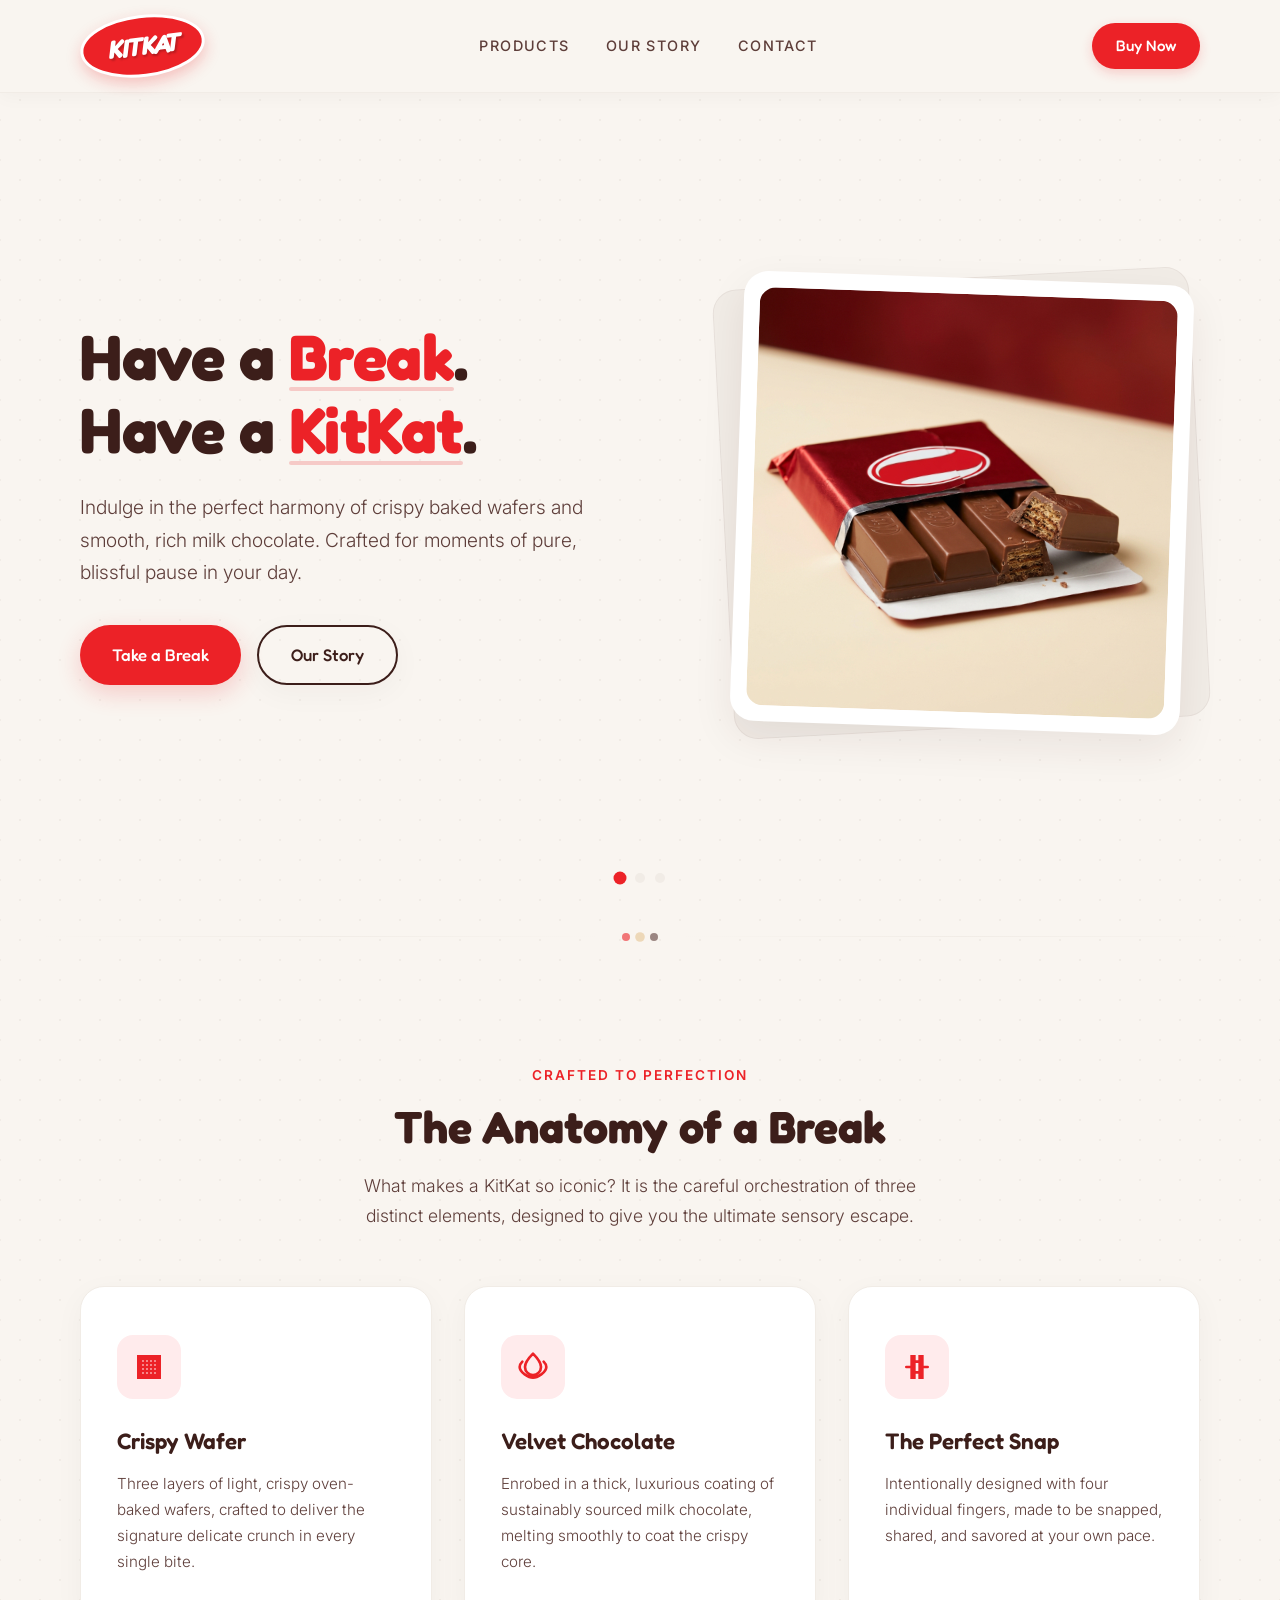
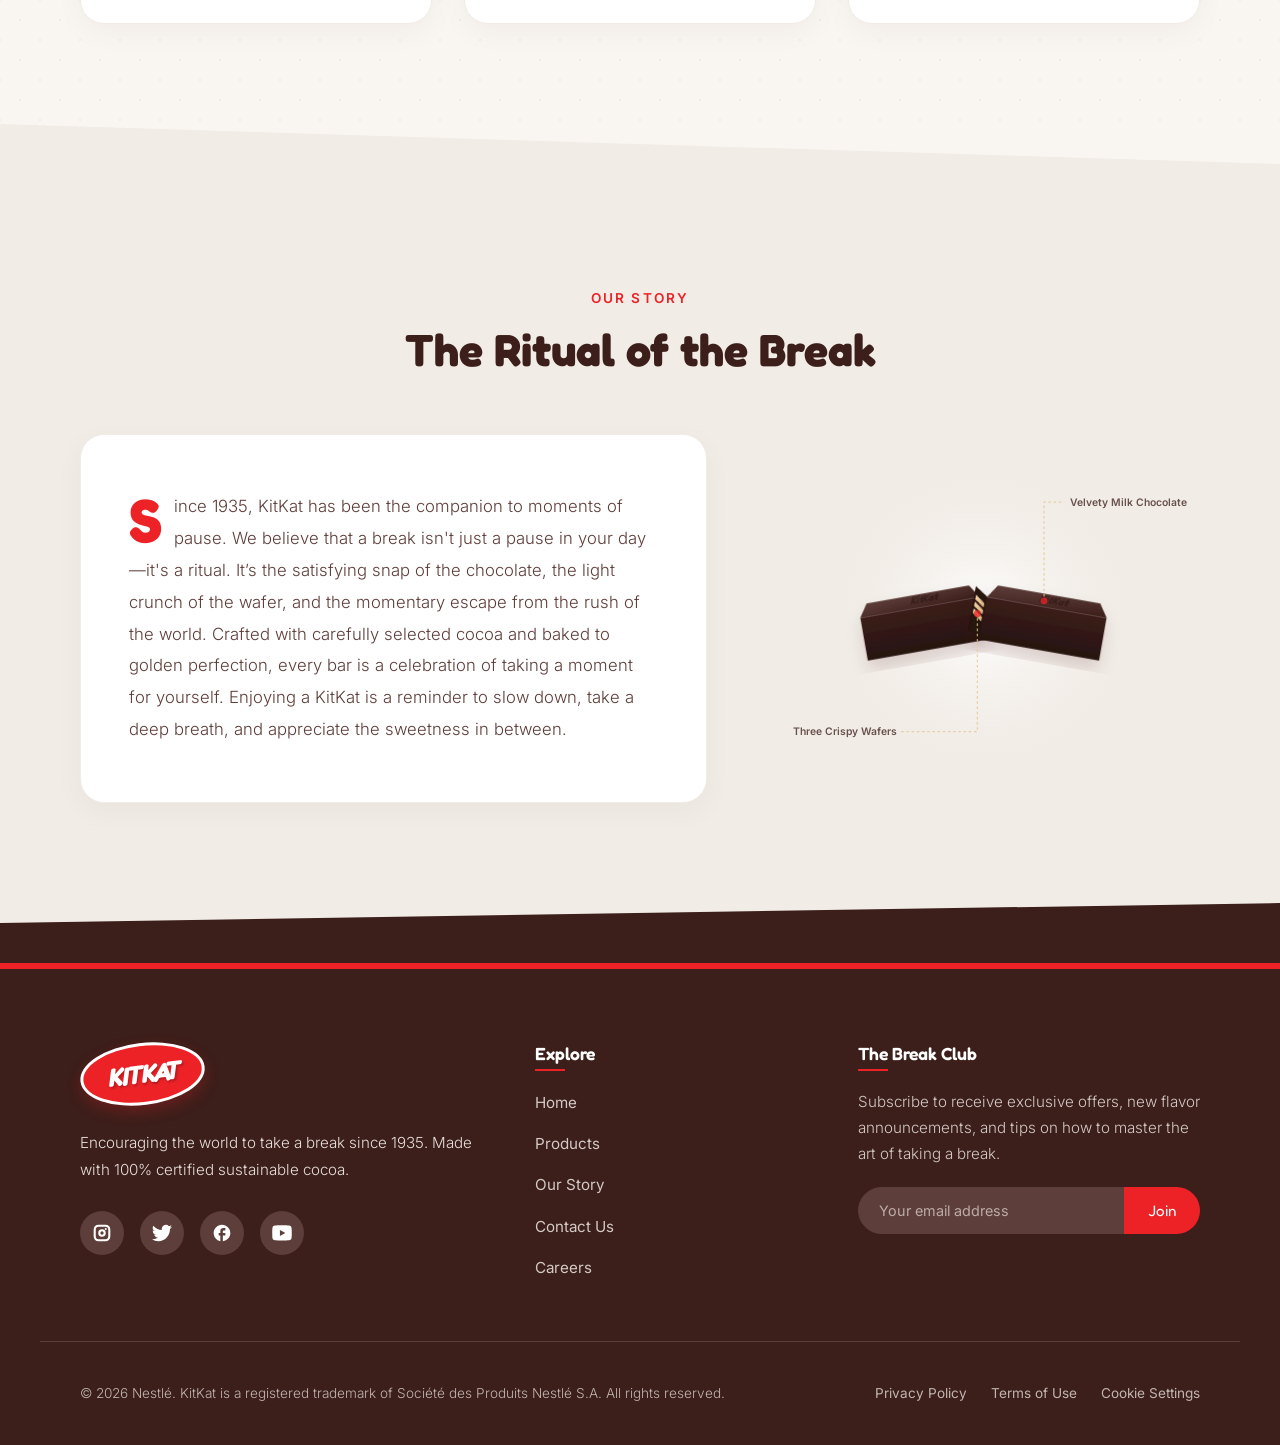
<file: web/kitkat-landing/index.html>
<!DOCTYPE html>
<html lang="en">
<head>
  <meta charset="UTF-8">
  <meta name="viewport" content="width=device-width, initial-scale=1.0">
  <meta name="description" content="Indulge in the perfect break. Discover the crisp wafers and smooth milk chocolate of KitKat. Have a break, have a KitKat.">
  <title>Have a Break, Have a KitKat | Premium Crispy Chocolate Wafers</title>
  <style>
    
    @import url('https://fonts.googleapis.com/css2?family=Fredoka:wght@400;500;600;700&family=Inter:wght@300;400;500;600;700&display=swap');

    
    :root {
      
      --color-red-primary: #EC2227;      
      --color-red-dark: #C1171C;         
      --color-cream-bg: #F9F5F0;         
      --color-cream-card: #FFFFFF;       
      --color-cream-alt: #F1ECE6;        
      --color-brown-dark: #3C1E1A;       
      --color-brown-medium: #5E3E3A;     
      --color-wafer-gold: #E6C594;       
      
      
      --font-heading: 'Fredoka', sans-serif;
      --font-body: 'Inter', sans-serif;
      
      
      --max-width: 1200px;
      --border-radius-sm: 8px;
      --border-radius-md: 16px;
      --border-radius-lg: 24px;
      --border-radius-full: 9999px;
      
      
      --transition-smooth: all 0.5s cubic-bezier(0.16, 1, 0.3, 1);
      --transition-quick: all 0.2s ease;
      
      --shadow-subtle: 0 8px 30px rgba(60, 30, 26, 0.04);
      --shadow-medium: 0 16px 40px rgba(60, 30, 26, 0.08);
      --shadow-bold: 0 24px 50px rgba(236, 34, 39, 0.15);
    }

    
    * {
      margin: 0;
      padding: 0;
      box-sizing: border-box;
    }

    html {
      scroll-behavior: smooth;
      font-size: 16px;
    }

    body {
      font-family: var(--font-body);
      background-color: var(--color-cream-bg);
      color: var(--color-brown-dark);
      line-height: 1.7;
      -webkit-font-smoothing: antialiased;
      -moz-osx-font-smoothing: grayscale;
      overflow-x: hidden;
      
      background-image: 
        radial-gradient(var(--color-cream-alt) 1px, transparent 1px),
        radial-gradient(var(--color-cream-alt) 1px, transparent 1px);
      background-size: 40px 40px;
      background-position: 0 0, 20px 20px;
    }

    
    ::selection {
      background-color: var(--color-red-primary);
      color: #FFFFFF;
    }

    
    ::-webkit-scrollbar {
      width: 10px;
    }
    ::-webkit-scrollbar-track {
      background: var(--color-cream-bg);
    }
    ::-webkit-scrollbar-thumb {
      background: var(--color-brown-medium);
      border: 2px solid var(--color-cream-bg);
      border-radius: var(--border-radius-full);
    }
    ::-webkit-scrollbar-thumb:hover {
      background: var(--color-red-primary);
    }

    
    h1, h2, h3, h4 {
      font-family: var(--font-heading);
      color: var(--color-brown-dark);
      font-weight: 600;
      line-height: 1.25;
    }

    p {
      font-size: 1.05rem;
      font-weight: 300;
      color: var(--color-brown-medium);
    }

    
    .btn {
      display: inline-flex;
      align-items: center;
      justify-content: center;
      padding: 14px 32px;
      font-family: var(--font-heading);
      font-size: 1.05rem;
      font-weight: 500;
      text-decoration: none;
      border-radius: var(--border-radius-full);
      border: none;
      cursor: pointer;
      transition: var(--transition-smooth);
      box-shadow: var(--shadow-subtle);
    }

    .btn-primary {
      background-color: var(--color-red-primary);
      color: #FFFFFF;
      box-shadow: 0 8px 24px rgba(236, 34, 39, 0.2);
    }

    .btn-primary:hover {
      background-color: var(--color-red-dark);
      transform: translateY(-4px) scale(1.03);
      box-shadow: 0 12px 30px rgba(236, 34, 39, 0.35);
    }

    .btn-primary:active {
      transform: translateY(-1px);
    }

    .btn-secondary {
      background-color: transparent;
      color: var(--color-brown-dark);
      border: 2px solid var(--color-brown-dark);
    }

    .btn-secondary:hover {
      background-color: var(--color-brown-dark);
      color: var(--color-cream-bg);
      transform: translateY(-4px) scale(1.03);
      box-shadow: var(--shadow-medium);
    }

    .btn-secondary:active {
      transform: translateY(-1px);
    }

    
    .header-nav {
      position: sticky;
      top: 0;
      z-index: 1000;
      background: rgba(249, 245, 240, 0.95);
      backdrop-filter: blur(16px);
      -webkit-backdrop-filter: blur(16px);
      border-bottom: 1px solid var(--color-cream-alt);
      padding: 15px 0;
      box-shadow: 0 2px 20px rgba(60, 30, 26, 0.04);
      transition: var(--transition-quick);
    }

    .nav-container {
      max-width: var(--max-width);
      margin: 0 auto;
      padding: 0 40px;
      display: flex;
      align-items: center;
      justify-content: space-between;
    }

    
    .logo-link {
      text-decoration: none;
    }

    .kitkat-logo {
      background-color: var(--color-red-primary);
      border: 3px solid #FFFFFF;
      border-radius: 50% / 50%;
      padding: 6px 24px;
      display: inline-flex;
      align-items: center;
      justify-content: center;
      transform: rotate(-7deg);
      box-shadow: 0 6px 15px rgba(236, 34, 39, 0.25);
      transition: var(--transition-smooth);
    }

    .kitkat-logo:hover {
      transform: rotate(-3deg) scale(1.08);
      box-shadow: 0 8px 20px rgba(236, 34, 39, 0.35);
    }

    .kitkat-logo span {
      font-family: var(--font-heading);
      font-size: 1.6rem;
      font-weight: 700;
      color: #FFFFFF;
      text-transform: uppercase;
      font-style: italic;
      letter-spacing: -1.5px;
      text-shadow: 1px 2px 2px rgba(0, 0, 0, 0.2);
    }

    
    .nav-menu {
      display: flex;
      list-style: none;
      gap: 36px;
      align-items: center;
    }

    .nav-item a {
      font-family: var(--font-body);
      font-size: 0.9rem;
      font-weight: 500;
      letter-spacing: 0.1em;
      text-transform: uppercase;
      color: var(--color-brown-medium);
      text-decoration: none;
      position: relative;
      padding: 6px 0;
      transition: var(--transition-quick);
    }

    
    .nav-item a::after {
      content: '';
      position: absolute;
      bottom: 0;
      left: 50%;
      transform: translateX(-50%);
      width: 0;
      height: 2px;
      background-color: var(--color-red-primary);
      transition: var(--transition-smooth);
    }

    .nav-item a:hover {
      color: var(--color-red-primary);
    }

    .nav-item a:hover::after {
      width: 100%;
    }

    .nav-cta-desktop {
      font-family: var(--font-heading);
      font-size: 0.95rem;
      font-weight: 500;
      background-color: var(--color-red-primary);
      color: #FFFFFF;
      padding: 10px 24px;
      border-radius: var(--border-radius-full);
      text-decoration: none;
      box-shadow: 0 4px 12px rgba(236, 34, 39, 0.2);
      transition: var(--transition-smooth);
      display: inline-block;
    }

    .nav-cta-desktop:hover {
      background-color: var(--color-red-dark);
      box-shadow: 0 6px 16px rgba(236, 34, 39, 0.3);
      transform: translateY(-2px) scale(1.05);
    }

    
    .nav-toggle {
      display: none;
    }

    .nav-toggle-label {
      display: none;
      cursor: pointer;
    }

    .nav-mobile-only {
      display: none;
    }

    
    .hero {
      min-height: calc(100vh - 80px);
      display: flex;
      align-items: center;
      position: relative;
      padding: 100px 0;
    }

    .hero-container {
      max-width: var(--max-width);
      margin: 0 auto;
      padding: 0 40px;
      display: flex;
      align-items: center;
      gap: 60px;
      width: 100%;
    }

    .hero-content {
      flex: 1.1;
      display: flex;
      flex-direction: column;
      align-items: flex-start;
    }

    .hero-title {
      font-size: clamp(2.8rem, 5vw, 4.2rem);
      color: var(--color-brown-dark);
      line-height: 1.15;
      margin-bottom: 24px;
      font-weight: 700;
      letter-spacing: -0.5px;
    }

    .hero-title span.accent-red {
      color: var(--color-red-primary);
      position: relative;
      display: inline-block;
    }

    
    .hero-title span.accent-red::after {
      content: '';
      position: absolute;
      bottom: 2px;
      left: 0;
      width: 100%;
      height: 4px;
      background-color: rgba(236, 34, 39, 0.2);
      border-radius: var(--border-radius-full);
    }

    .hero-subtitle {
      font-size: 1.2rem;
      font-weight: 300;
      color: var(--color-brown-medium);
      margin-bottom: 36px;
      max-width: 520px;
    }

    .hero-actions {
      display: flex;
      gap: 16px;
      flex-wrap: wrap;
    }

    
    .hero-image-wrapper {
      flex: 0.9;
      position: relative;
      display: flex;
      justify-content: center;
      align-items: center;
    }

    
    .hero-image-backdrop {
      position: absolute;
      width: 100%;
      height: 100%;
      background-color: var(--color-cream-alt);
      border-radius: var(--border-radius-lg);
      transform: rotate(-3deg);
      z-index: -1;
      border: 1px solid rgba(60, 30, 26, 0.05);
    }

    .hero-image-frame {
      background-color: #FFFFFF;
      padding: 16px;
      border-radius: var(--border-radius-lg);
      box-shadow: var(--shadow-medium);
      transform: rotate(2deg);
      transition: var(--transition-smooth);
      width: 100%;
      max-width: 450px;
    }

    .hero-image-frame:hover {
      transform: rotate(0deg) scale(1.03);
      box-shadow: var(--shadow-bold);
    }

    .hero-img {
      width: 100%;
      height: auto;
      max-width: 100%;
      border-radius: calc(var(--border-radius-lg) - 8px);
      display: block;
      object-fit: cover;
      aspect-ratio: 1 / 1;
    }

    
    .scroll-dots {
      position: absolute;
      bottom: 30px;
      left: 50%;
      transform: translateX(-50%);
      display: flex;
      gap: 10px;
    }

    .scroll-dot {
      width: 10px;
      height: 10px;
      background-color: var(--color-cream-alt);
      border-radius: 50%;
      transition: var(--transition-smooth);
    }

    .scroll-dot.active {
      background-color: var(--color-red-primary);
      transform: scale(1.3);
    }

    
    .flourish-divider {
      display: flex;
      align-items: center;
      justify-content: center;
      gap: 24px;
      padding: 20px 0;
      max-width: var(--max-width);
      margin: 0 auto;
    }

    .flourish-line {
      flex: 1;
      height: 1px;
      background: linear-gradient(90deg, transparent, var(--color-cream-alt) 50%, transparent);
    }

    .flourish-icon {
      display: flex;
      gap: 6px;
      opacity: 0.6;
    }

    .flourish-dot {
      width: 8px;
      height: 8px;
      background-color: var(--color-red-primary);
      border-radius: 50%;
    }

    .flourish-dot:nth-child(2) {
      background-color: var(--color-wafer-gold);
      transform: scale(1.2);
    }

    .flourish-dot:nth-child(3) {
      background-color: var(--color-brown-medium);
    }

    
    .section {
      padding: 100px 0;
      max-width: var(--max-width);
      margin: 0 auto;
    }

    .section-header {
      text-align: center;
      margin-bottom: 56px;
      padding: 0 40px;
    }

    .section-tag {
      font-family: var(--font-body);
      font-size: 0.85rem;
      font-weight: 600;
      letter-spacing: 0.15em;
      text-transform: uppercase;
      color: var(--color-red-primary);
      margin-bottom: 12px;
      display: inline-block;
    }

    .section-title {
      font-size: clamp(2rem, 4vw, 2.8rem);
      color: var(--color-brown-dark);
      margin-bottom: 16px;
      font-weight: 700;
    }

    .section-desc {
      font-size: 1.1rem;
      max-width: 600px;
      margin: 0 auto;
      font-weight: 300;
    }

    
    .features-container {
      padding: 0 40px;
    }

    .features-flex {
      display: flex;
      flex-wrap: wrap;
      gap: 32px;
      justify-content: center;
      align-items: stretch; 
    }

    .feature-card {
      flex: 1 1 300px;
      max-width: 360px;
      background-color: var(--color-cream-card);
      border: 1px solid var(--color-cream-alt);
      border-radius: var(--border-radius-lg);
      padding: 48px 36px;
      box-shadow: var(--shadow-subtle);
      transition: var(--transition-smooth);
      display: flex;
      flex-direction: column;
      align-items: flex-start;
      position: relative;
      overflow: hidden;
    }

    
    .feature-card:hover {
      transform: translateY(-10px);
      border-color: rgba(236, 34, 39, 0.15);
      box-shadow: var(--shadow-medium);
    }

    
    .feature-card::after {
      content: '';
      position: absolute;
      top: 0;
      left: 0;
      width: 100%;
      height: 4px;
      background-color: var(--color-red-primary);
      transform: scaleX(0);
      transform-origin: left;
      transition: var(--transition-smooth);
    }

    .feature-card:hover::after {
      transform: scaleX(1);
    }

    .feature-icon-wrapper {
      width: 64px;
      height: 64px;
      background-color: #FFEBEC;
      border-radius: var(--border-radius-md);
      display: flex;
      align-items: center;
      justify-content: center;
      margin-bottom: 28px;
      transition: var(--transition-smooth);
      color: var(--color-red-primary);
    }

    .feature-card:hover .feature-icon-wrapper {
      background-color: var(--color-red-primary);
      color: #FFFFFF;
      transform: scale(1.1) rotate(4deg);
    }

    .feature-icon-wrapper svg {
      width: 32px;
      height: 32px;
      fill: currentColor;
    }

    .feature-title {
      font-size: 1.4rem;
      margin-bottom: 16px;
      font-weight: 600;
    }

    .feature-text {
      font-size: 0.95rem;
      color: var(--color-brown-medium);
    }

    
    
    .section-transition {
      width: 100%;
      line-height: 0;
      overflow: hidden;
    }
    
    .section-transition svg {
      position: relative;
      display: block;
      width: 100%;
      height: 60px;
    }
    
    .transition-top {
      background-color: var(--color-cream-bg); 
    }
    
    .transition-bottom {
      background-color: var(--color-cream-alt); 
    }

    .about-outer {
      background-color: var(--color-cream-alt);
    }

    .about-container {
      display: flex;
      gap: 60px;
      padding: 0 40px;
      align-items: center;
    }

    .about-content {
      flex: 1.1;
      background-color: var(--color-cream-card);
      border: 1px solid var(--color-cream-alt);
      border-radius: var(--border-radius-lg);
      padding: 56px 48px;
      box-shadow: var(--shadow-subtle);
    }

    .story-text {
      font-size: 1.05rem;
      line-height: 1.9;
      color: var(--color-brown-medium);
      font-weight: 300;
    }

    .story-text::first-letter {
      font-family: var(--font-heading);
      font-size: 3.8rem;
      float: left;
      line-height: 0.75;
      padding-right: 12px;
      padding-top: 6px;
      color: var(--color-red-primary);
      font-weight: 700;
    }

    
    .about-illustration {
      flex: 0.9;
      width: 100%;
      display: flex;
      justify-content: center;
      align-items: center;
      position: relative;
    }

    .about-svg {
      width: 100%;
      max-width: 450px;
      height: auto;
      display: block;
      overflow: visible;
    }

    
    .about-svg .svg-finger-left {
      transform-box: view-box;
      transform-origin: 0 0;
      transform: translate(250px, 200px) rotate(-10deg);
      transition: var(--transition-smooth);
    }

    
    .about-svg .svg-finger-right {
      transform-box: view-box;
      transform-origin: 0 0;
      transform: translate(250px, 200px) rotate(10deg);
      transition: var(--transition-smooth);
    }

    
    .about-svg .svg-sparkle {
      transform-box: view-box;
      transform-origin: 250px 200px;
      transform: scale(0.5);
      opacity: 0;
      transition: var(--transition-smooth);
    }

    
    .about-illustration:hover .svg-finger-left {
      transform: translate(250px, 200px) rotate(-18deg) translate(-8px, -4px);
    }

    .about-illustration:hover .svg-finger-right {
      transform: translate(250px, 200px) rotate(18deg) translate(8px, -4px);
    }

    
    .about-illustration:hover .svg-sparkle {
      transform: scale(1.2);
      opacity: 1;
    }

    
    .about-svg {
      transition: var(--transition-smooth);
    }
    .about-illustration:hover .about-svg {
      transform: scale(1.02);
    }

    
    .about-svg .svg-pointer {
      opacity: 0.75;
      transition: var(--transition-smooth);
    }
    .about-illustration:hover .svg-pointer {
      opacity: 1;
    }

    
    .footer {
      background-color: var(--color-brown-dark);
      color: #FFFFFF;
      padding: 80px 0 40px;
      position: relative;
    }

    
    .footer::before {
      content: '';
      position: absolute;
      top: 0;
      left: 0;
      width: 100%;
      height: 6px;
      background-color: var(--color-red-primary);
    }

    .footer-container {
      max-width: var(--max-width);
      margin: 0 auto;
      padding: 0 40px;
      display: grid;
      grid-template-columns: 1.2fr 0.8fr 1fr;
      gap: 60px;
      margin-bottom: 60px;
    }

    
    .footer-brand {
      display: flex;
      flex-direction: column;
      align-items: flex-start;
    }

    .footer-logo-wrapper {
      margin-bottom: 24px;
    }

    .footer-tagline {
      color: var(--color-cream-bg);
      font-size: 0.95rem;
      font-weight: 300;
      line-height: 1.8;
      margin-bottom: 28px;
      opacity: 0.9;
    }

    
    .social-links {
      display: flex;
      gap: 16px;
    }

    .social-icon {
      width: 44px;
      height: 44px;
      background-color: var(--color-brown-medium);
      border-radius: 50%;
      display: flex;
      align-items: center;
      justify-content: center;
      color: #FFFFFF;
      text-decoration: none;
      transition: var(--transition-smooth);
    }

    .social-icon:hover {
      background-color: var(--color-red-primary);
      color: #FFFFFF;
      transform: translateY(-5px) scale(1.1);
    }

    .social-icon svg {
      width: 20px;
      height: 20px;
      fill: currentColor;
    }

    
    .footer-links-col h4 {
      color: #FFFFFF;
      font-size: 1.1rem;
      margin-bottom: 24px;
      position: relative;
    }

    .footer-links-col h4::after {
      content: '';
      position: absolute;
      bottom: -6px;
      left: 0;
      width: 30px;
      height: 2px;
      background-color: var(--color-red-primary);
    }

    .footer-menu {
      list-style: none;
      display: flex;
      flex-direction: column;
      gap: 14px;
    }

    .footer-menu a {
      color: var(--color-cream-bg);
      text-decoration: none;
      font-size: 0.95rem;
      opacity: 0.8;
      transition: var(--transition-quick);
    }

    .footer-menu a:hover {
      color: var(--color-red-primary);
      opacity: 1;
      padding-left: 6px;
    }

    
    .footer-news-col h4 {
      color: #FFFFFF;
      font-size: 1.1rem;
      margin-bottom: 24px;
      position: relative;
    }

    .footer-news-col h4::after {
      content: '';
      position: absolute;
      bottom: -6px;
      left: 0;
      width: 30px;
      height: 2px;
      background-color: var(--color-red-primary);
    }

    .newsletter-text {
      color: var(--color-cream-bg);
      font-size: 0.95rem;
      margin-bottom: 20px;
      opacity: 0.8;
    }

    
    .newsletter-form {
      display: flex;
      width: 100%;
    }

    .newsletter-input {
      flex: 1;
      padding: 14px 20px;
      border-radius: var(--border-radius-full) 0 0 var(--border-radius-full);
      border: 1px solid var(--color-brown-medium);
      background-color: var(--color-brown-medium);
      color: #FFFFFF;
      font-family: var(--font-body);
      font-size: 0.9rem;
      outline: none;
      transition: var(--transition-quick);
    }

    .newsletter-input::placeholder {
      color: var(--color-cream-bg);
      opacity: 0.6;
    }

    .newsletter-input:focus {
      border-color: var(--color-red-primary);
      background-color: #4b302d;
    }

    .newsletter-btn {
      background-color: var(--color-red-primary);
      color: #FFFFFF;
      border: none;
      padding: 0 24px;
      border-radius: 0 var(--border-radius-full) var(--border-radius-full) 0;
      font-family: var(--font-heading);
      font-size: 0.95rem;
      cursor: pointer;
      transition: var(--transition-smooth);
    }

    .newsletter-btn:hover {
      background-color: var(--color-red-dark);
    }

    
    .footer-bottom {
      max-width: var(--max-width);
      margin: 0 auto;
      padding: 40px 40px 0;
      border-top: 1px solid var(--color-brown-medium);
      display: flex;
      justify-content: space-between;
      align-items: center;
      flex-wrap: wrap;
      gap: 20px;
    }

    .copyright {
      font-size: 0.85rem;
      color: var(--color-cream-bg);
      opacity: 0.7;
    }

    .footer-legal {
      display: flex;
      gap: 24px;
    }

    .footer-legal a {
      font-size: 0.85rem;
      color: var(--color-cream-bg);
      text-decoration: none;
      opacity: 0.7;
      transition: var(--transition-quick);
    }

    .footer-legal a:hover {
      opacity: 1;
      color: var(--color-red-primary);
    }

    
    @media (max-width: 768px) {
      
      .nav-container {
        padding: 0 24px;
      }

      .nav-cta-desktop {
        display: none;
      }

      .nav-toggle-label {
        display: flex;
        align-items: center;
        justify-content: center;
        width: 36px;
        height: 36px;
        cursor: pointer;
        z-index: 1001;
      }

      .hamburger-icon {
        display: block;
        width: 22px;
        height: 2px;
        background-color: var(--color-brown-dark);
        position: relative;
        transition: var(--transition-quick);
      }

      .hamburger-icon::before,
      .hamburger-icon::after {
        content: '';
        display: block;
        width: 22px;
        height: 2px;
        background-color: var(--color-brown-dark);
        position: absolute;
        transition: var(--transition-quick);
      }

      .hamburger-icon::before {
        top: -6px;
      }

      .hamburger-icon::after {
        bottom: -6px;
      }

      
      .nav-toggle:checked ~ .nav-toggle-label .hamburger-icon {
        background-color: transparent;
      }

      .nav-toggle:checked ~ .nav-toggle-label .hamburger-icon::before {
        transform: rotate(45deg);
        top: 0;
      }

      .nav-toggle:checked ~ .nav-toggle-label .hamburger-icon::after {
        transform: rotate(-45deg);
        bottom: 0;
      }

      
      .nav-navigation {
        position: absolute;
        top: 100%;
        left: 0;
        width: 100%;
        background-color: var(--color-cream-bg);
        border-bottom: 1px solid var(--color-cream-alt);
        box-shadow: 0 12px 30px rgba(60, 30, 26, 0.06);
        max-height: 0;
        overflow: hidden;
        transition: max-height 0.4s cubic-bezier(0.16, 1, 0.3, 1);
        z-index: 999;
      }

      .nav-menu {
        flex-direction: column;
        gap: 0;
        padding: 16px 0;
        width: 100%;
        align-items: stretch;
      }

      .nav-item {
        width: 100%;
        text-align: center;
      }

      .nav-item a {
        display: block;
        padding: 14px 0;
        font-size: 0.95rem;
        border-bottom: 1px solid rgba(60, 30, 26, 0.02);
      }

      .nav-item a::after {
        display: none;
      }

      .nav-mobile-only {
        display: block;
        padding: 16px 24px 8px;
      }

      .nav-menu-cta {
        background-color: var(--color-red-primary) !important;
        color: #FFFFFF !important;
        border-radius: var(--border-radius-full);
        font-family: var(--font-heading);
        font-weight: 500;
        padding: 12px 0 !important;
        box-shadow: 0 4px 12px rgba(236, 34, 39, 0.2);
        max-width: 280px;
        margin: 0 auto;
        border: none !important;
      }

      .nav-toggle:checked ~ .nav-navigation {
        max-height: 320px;
      }

      
      .section {
        padding: 60px 0;
      }

      
      .hero {
        padding: 40px 0 60px;
      }

      .hero-container {
        flex-direction: column;
        text-align: center;
        gap: 40px;
        padding: 0 20px;
      }

      .hero-content {
        align-items: center;
      }

      .hero-subtitle {
        margin-left: auto;
        margin-right: auto;
      }

      .hero-actions {
        justify-content: center;
      }

      .hero-image-frame {
        max-width: 320px;
        margin: 0 auto;
      }

      
      .features-container {
        padding: 0 20px;
      }

      .features-flex {
        flex-direction: column;
        align-items: center;
      }

      .feature-card {
        max-width: 100%;
        width: 100%;
      }

      
      .about-container {
        flex-direction: column;
        gap: 40px;
        padding: 0 20px;
      }

      .about-content {
        padding: 36px 24px;
        width: 100%;
      }

      .about-illustration {
        width: 100%;
        order: -1; 
      }

      
      .footer-container {
        grid-template-columns: 1fr;
        padding: 0 20px;
        text-align: center;
        gap: 32px;
      }

      .footer-brand {
        align-items: center;
      }

      .social-links {
        justify-content: center;
      }

      .footer-links-col h4::after,
      .footer-news-col h4::after {
        left: 50%;
        transform: translateX(-50%);
      }

      .newsletter-form {
        max-width: 320px;
        margin: 0 auto;
      }

      .footer-bottom {
        flex-direction: column;
        text-align: center;
        padding: 30px 20px 0;
      }

      .footer-legal {
        justify-content: center;
      }
    }
  </style>
  <link rel="icon" type="image/png" href="images/kitkat_hero.png">
</head>
<body>

  
  <header class="header-nav" id="header">
    <div class="nav-container">
      
      <a href="#" class="logo-link" aria-label="KitKat Home">
        <div class="kitkat-logo">
          <span>KitKat</span>
        </div>
      </a>

      
      <input type="checkbox" id="nav-toggle" class="nav-toggle" aria-label="Toggle navigation menu">
      
      
      <label for="nav-toggle" class="nav-toggle-label" aria-hidden="true">
        <span class="hamburger-icon"></span>
      </label>

      
      <nav aria-label="Main Navigation" class="nav-navigation">
        <ul class="nav-menu">
          <li class="nav-item"><a href="#features">Products</a></li>
          <li class="nav-item"><a href="#about">Our Story</a></li>
          <li class="nav-item"><a href="#contact">Contact</a></li>
          
          <li class="nav-item nav-mobile-only"><a href="#contact" class="nav-menu-cta">Buy Now</a></li>
        </ul>
      </nav>

      
      <a href="#contact" class="nav-cta-desktop">Buy Now</a>
    </div>
  </header>

  
  <section class="hero" id="hero">
    <div class="hero-container">
      
      <div class="hero-content">
        <h1 class="hero-title">
          Have a <span class="accent-red">Break</span>.<br>
          Have a <span class="accent-red">KitKat</span>.
        </h1>
        <p class="hero-subtitle">
          Indulge in the perfect harmony of crispy baked wafers and smooth, rich milk chocolate. Crafted for moments of pure, blissful pause in your day.
        </p>
        <div class="hero-actions">
          <a href="#features" class="btn btn-primary">Take a Break</a>
          <a href="#about" class="btn btn-secondary">Our Story</a>
        </div>
      </div>

      
      <div class="hero-image-wrapper">
        <div class="hero-image-backdrop"></div>
        <div class="hero-image-frame">
          <img src="images/kitkat_hero.png" alt="A premium studio shot of a classic KitKat chocolate bar, snapped and showing its glossy coating and crispy layers" class="hero-img">
        </div>
      </div>
    </div>

    
    <div class="scroll-dots" aria-hidden="true">
      <div class="scroll-dot active"></div>
      <div class="scroll-dot"></div>
      <div class="scroll-dot"></div>
    </div>
  </section>

  
  <div class="flourish-divider" aria-hidden="true">
    <div class="flourish-line"></div>
    <div class="flourish-icon">
      <div class="flourish-dot"></div>
      <div class="flourish-dot"></div>
      <div class="flourish-dot"></div>
    </div>
    <div class="flourish-line"></div>
  </div>

  
  <section class="section" id="features">
    <div class="section-header">
      <span class="section-tag">Crafted to Perfection</span>
      <h2 class="section-title">The Anatomy of a Break</h2>
      <p class="section-desc">
        What makes a KitKat so iconic? It is the careful orchestration of three distinct elements, designed to give you the ultimate sensory escape.
      </p>
    </div>

    
    <div class="features-container">
      <div class="features-flex">
        
        
        <div class="feature-card">
          <div class="feature-icon-wrapper" aria-hidden="true">
            
            <svg viewBox="0 0 24 24">
              <path d="M4,4 H20 V20 H4 Z M6,6 V18 H18 V6 Z M9,6 V18 M12,6 V18 M15,6 V18 M6,9 H18 M6,12 H18 M6,15 H18" stroke="currentColor" stroke-width="2" fill="none" stroke-linecap="round"/>
            </svg>
          </div>
          <h3 class="feature-title">Crispy Wafer</h3>
          <p class="feature-text">
            Three layers of light, crispy oven-baked wafers, crafted to deliver the signature delicate crunch in every single bite.
          </p>
        </div>

        
        <div class="feature-card">
          <div class="feature-icon-wrapper" aria-hidden="true">
            
            <svg viewBox="0 0 24 24">
              <path d="M12,2 C12,2 6,8 6,12 C6,15.3 8.7,18 12,18 C15.3,18 18,15.3 18,12 C18,8 12,2 12,2 Z M12,20 C8.7,20 2,16 2,12 C2,10 4,8 4,8 M20,8 C20,8 22,10 22,12 C22,16 15.3,20 12,20" stroke="currentColor" stroke-width="2" fill="none" stroke-linecap="round" stroke-linejoin="round"/>
            </svg>
          </div>
          <h3 class="feature-title">Velvet Chocolate</h3>
          <p class="feature-text">
            Enrobed in a thick, luxurious coating of sustainably sourced milk chocolate, melting smoothly to coat the crispy core.
          </p>
        </div>

        
        <div class="feature-card">
          <div class="feature-icon-wrapper" aria-hidden="true">
            
            <svg viewBox="0 0 24 24">
              <path d="M8,4 H10 V20 H8 Z M14,4 H16 V20 H14 Z M4,12 H8 M16,12 H20 M10,8 L14,8 M10,16 L14,16" stroke="currentColor" stroke-width="2" fill="none" stroke-linecap="round"/>
            </svg>
          </div>
          <h3 class="feature-title">The Perfect Snap</h3>
          <p class="feature-text">
            Intentionally designed with four individual fingers, made to be snapped, shared, and savored at your own pace.
          </p>
        </div>

      </div>
    </div>
  </section>

  
  <div class="section-transition transition-top" aria-hidden="true">
    <svg viewBox="0 0 1200 120" preserveAspectRatio="none">
      <path d="M0,0 L1200,80 L1200,120 L0,120 Z" fill="#F1ECE6"/>
    </svg>
  </div>

  <div class="about-outer">
    <section class="section" id="about">
      <div class="section-header">
        <span class="section-tag">Our Story</span>
        <h2 class="section-title">The Ritual of the Break</h2>
      </div>

      <div class="about-container">
        
        <div class="about-content">
          <p class="story-text">
            Since 1935, KitKat has been the companion to moments of pause. We believe that a break isn't just a pause in your day—it's a ritual. It’s the satisfying snap of the chocolate, the light crunch of the wafer, and the momentary escape from the rush of the world. Crafted with carefully selected cocoa and baked to golden perfection, every bar is a celebration of taking a moment for yourself. Enjoying a KitKat is a reminder to slow down, take a deep breath, and appreciate the sweetness in between.
          </p>
        </div>

        
        <div class="about-illustration">
          <svg viewBox="0 0 500 400" class="about-svg" xmlns="http://www.w3.org/2000/svg">
            <defs>
              
              <filter id="svg-shadow" x="-20%" y="-20%" width="140%" height="140%">
                <feDropShadow dx="0" dy="12" stdDeviation="10" flood-color="#3C1E1A" flood-opacity="0.15"/>
              </filter>
              
              
              <linearGradient id="choco-top" x1="0%" y1="0%" x2="100%" y2="100%">
                <stop offset="0%" stop-color="#5E3E3A"/>
                <stop offset="100%" stop-color="#3C1E1A"/>
              </linearGradient>
              <linearGradient id="choco-front" x1="0%" y1="0%" x2="0%" y2="100%">
                <stop offset="0%" stop-color="#3C1E1A"/>
                <stop offset="100%" stop-color="#261210"/>
              </linearGradient>
              <linearGradient id="wafer-grad" x1="0%" y1="0%" x2="100%" y2="0%">
                <stop offset="0%" stop-color="#F3D5A2"/>
                <stop offset="50%" stop-color="#E6C594"/>
                <stop offset="100%" stop-color="#D7B27C"/>
              </linearGradient>
              
              
              <radialGradient id="bg-glow" cx="50%" cy="50%" r="50%">
                <stop offset="0%" stop-color="#FFFFFF" stop-opacity="1"/>
                <stop offset="100%" stop-color="#F1ECE6" stop-opacity="0"/>
              </radialGradient>
            </defs>

            
            <circle cx="250" cy="200" r="180" fill="url(#bg-glow)"/>

            
            <g class="svg-finger-left" filter="url(#svg-shadow)">
              
              <path d="M -140,-25 L 0,-25 L 0,25 L -140,25 Z" fill="url(#choco-front)"/>
              
              <path d="M -140,-25 L 0,-25 L -10,-40 L -130,-40 Z" fill="url(#choco-top)"/>
              
              <text x="-70" y="-30" font-family="'Fredoka', sans-serif" font-weight="bold" font-size="12" font-style="italic" fill="#261210" opacity="0.5" text-anchor="middle" transform="skewX(-10)">KitKat</text>
              
              <path d="M 0,-25 C -2,-15 2,-5 -1,5 C 1,15 -2,20 0,25 Z" fill="#261210" opacity="0.6"/>
            </g>

            
            <g class="svg-finger-right" filter="url(#svg-shadow)">
              
              <path d="M 0,-25 L 140,-25 L 140,25 L 0,25 Z" fill="url(#choco-front)"/>
              
              <path d="M 0,-25 L 140,-25 L 130,-40 L 10,-40 Z" fill="url(#choco-top)"/>
              
              <text x="70" y="-30" font-family="'Fredoka', sans-serif" font-weight="bold" font-size="12" font-style="italic" fill="#261210" opacity="0.5" text-anchor="middle" transform="skewX(-10)">KitKat</text>

              
              <path d="M 0,-25 L -15,-35 L -15,15 L 0,25 Z" fill="#261210"/>
              
              
              
              <path d="M -2,-17 L -13,-25 L -13,-20 L -2,-12 Z" fill="url(#wafer-grad)"/>
              
              <path d="M -2,-12 L -13,-20 L -13,-17 L -2,-9 Z" fill="#3C1E1A"/>
              
              <path d="M -2,-9 L -13,-17 L -13,-12 L -2,-4 Z" fill="url(#wafer-grad)"/>
              
              <path d="M -2,-4 L -13,-12 L -13,-9 L -2,-1 Z" fill="#3C1E1A"/>
              
              <path d="M -2,-1 L -13,-9 L -13,-4 L -2,4 Z" fill="url(#wafer-grad)"/>
            </g>

            
            <g class="svg-sparkle" stroke="#EC2227" stroke-width="3" stroke-linecap="round">
              <line x1="250" y1="150" x2="250" y2="135"/>
              <line x1="228" y1="165" x2="213" y2="155"/>
              <line x1="272" y1="165" x2="287" y2="155"/>
              <line x1="250" y1="240" x2="250" y2="255"/>
            </g>

            
            
            <g class="svg-pointer">
              <text x="350" y="70" font-family="'Inter', sans-serif" font-size="12" font-weight="600" fill="#3C1E1A">Velvety Milk Chocolate</text>
              <path d="M 340,66 L 320,66 L 320,180" stroke="#E6C594" stroke-width="1.5" fill="none" stroke-dasharray="3,3"/>
              <circle cx="320" cy="180" r="4" fill="#EC2227"/>
            </g>

            
            <g class="svg-pointer">
              <text x="30" y="335" font-family="'Inter', sans-serif" font-size="12" font-weight="600" fill="#3C1E1A">Three Crispy Wafers</text>
              <path d="M 155,331 L 243,331 L 243,195" stroke="#E6C594" stroke-width="1.5" fill="none" stroke-dasharray="3,3"/>
              <circle cx="243" cy="195" r="4" fill="#EC2227"/>
            </g>
          </svg>
        </div>
      </div>
    </section>
  </div>

  <div class="section-transition transition-bottom" aria-hidden="true">
    <svg viewBox="0 0 1200 120" preserveAspectRatio="none">
      <path d="M0,40 L1200,0 L1200,120 L0,120 Z" fill="#3C1E1A"/>
    </svg>
  </div>

  
  <footer class="footer" id="contact">
    <div class="footer-container">
      
      
      <div class="footer-brand">
        <div class="footer-logo-wrapper">
          <div class="kitkat-logo">
            <span>KitKat</span>
          </div>
        </div>
        <p class="footer-tagline">
          Encouraging the world to take a break since 1935. Made with 100% certified sustainable cocoa.
        </p>
        
        <div class="social-links">
          <a href="#" class="social-icon" aria-label="Instagram">
            <svg viewBox="0 0 24 24">
              <path d="M7.75,2h8.5A5.75,5.75,0,0,1,22,7.75v8.5A5.75,5.75,0,0,1,16.25,22H7.75A5.75,5.75,0,0,1,2,16.25V7.75A5.75,5.75,0,0,1,7.75,2Zm8.25,2.5H8A3.5,3.5,0,0,0,4.5,8v8A3.5,3.5,0,0,0,8,19.5h8A3.5,3.5,0,0,0,19.5,16V8A3.5,3.5,0,0,0,16,4.5ZM12,7.5A4.5,4.5,0,1,1,7.5,12,4.5,4.5,0,0,1,12,7.5Zm0,2.5A2,2,0,1,0,14,12,2,2,0,0,0,12,10Zm4.5-4a1.25,1.25,0,1,1-1.25,1.25A1.25,1.25,0,0,1,16.5,6Z"/>
            </svg>
          </a>
          <a href="#" class="social-icon" aria-label="Twitter">
            <svg viewBox="0 0 24 24">
              <path d="M24,4.55a9.83,9.83,0,0,1-2.83.78,4.93,4.93,0,0,0,2.17-2.72,9.86,9.86,0,0,1-3.12,1.19,4.92,4.92,0,0,0-8.38,4.48A14,14,0,0,1,1.64,3.16,4.92,4.92,0,0,0,3.16,9.72a4.9,4.9,0,0,1-2.23-.61v.06a4.92,4.92,0,0,0,3.95,4.82,4.9,4.9,0,0,1-2.22.08,4.92,4.92,0,0,0,4.6,3.42A9.87,9.87,0,0,1,0,19.54a13.94,13.94,0,0,0,7.55,2.21c9.06,0,14-7.5,14-14,0-.21,0-.43,0-.64A10,10,0,0,0,24,4.55Z"/>
            </svg>
          </a>
          <a href="#" class="social-icon" aria-label="Facebook">
            <svg viewBox="0 0 24 24">
              <path d="M22,12c0-5.52-4.48-10-10-10S2,6.48,2,12c0,4.84,3.44,8.87,8,9.8V15H8v-3h2V9.5C10,7.57,11.57,6,13.5,6H16v3h-2c-.55,0-1,.45-1,1v2h3v3h-3v6.95C18.56,20.87,22,16.84,22,12Z"/>
            </svg>
          </a>
          <a href="#" class="social-icon" aria-label="YouTube">
            <svg viewBox="0 0 24 24">
              <path d="M23.5,6.2c0,0-.2-1.6-.9-2.3a3.1,3.1,0,0,0-2.2-.9C16.2,2.7,12,2.7,12,2.7s-4.2,0-8.4.3a3.1,3.1,0,0,0-2.2.9C.7,4.6.5,6.2.5,6.2S.3,8.1.3,10v3.8c0,1.9.2,3.8.2,3.8s.2,1.6.9,2.3a3.1,3.1,0,0,0,2.2.9c4.2.3,8.4.3,8.4.3s4.2,0,8.4-.3a3.1,3.1,0,0,0,2.2-.9c.7-.7.9-2.3.9-2.3s.2-1.9.2-3.8V10S23.7,8.1,23.5,6.2ZM9.5,15.5V8.5l6.5,3.5Z"/>
            </svg>
          </a>
        </div>
      </div>

      
      <div class="footer-links-col">
        <h4>Explore</h4>
        <ul class="footer-menu">
          <li><a href="#hero">Home</a></li>
          <li><a href="#features">Products</a></li>
          <li><a href="#about">Our Story</a></li>
          <li><a href="#contact">Contact Us</a></li>
          <li><a href="#">Careers</a></li>
        </ul>
      </div>

      
      <div class="footer-news-col">
        <h4>The Break Club</h4>
        <p class="newsletter-text">
          Subscribe to receive exclusive offers, new flavor announcements, and tips on how to master the art of taking a break.
        </p>
        <form class="newsletter-form" action="#" method="POST" onsubmit="return false;">
          <input type="email" class="newsletter-input" placeholder="Your email address" aria-label="Email address for newsletter" required>
          <button type="submit" class="newsletter-btn">Join</button>
        </form>
      </div>

    </div>

    
    <div class="footer-bottom">
      <p class="copyright">
        &copy; 2026 Nestlé. KitKat is a registered trademark of Société des Produits Nestlé S.A. All rights reserved.
      </p>
      <div class="footer-legal">
        <a href="#">Privacy Policy</a>
        <a href="#">Terms of Use</a>
        <a href="#">Cookie Settings</a>
      </div>
    </div>
  </footer>

</body>
</html>
</file>
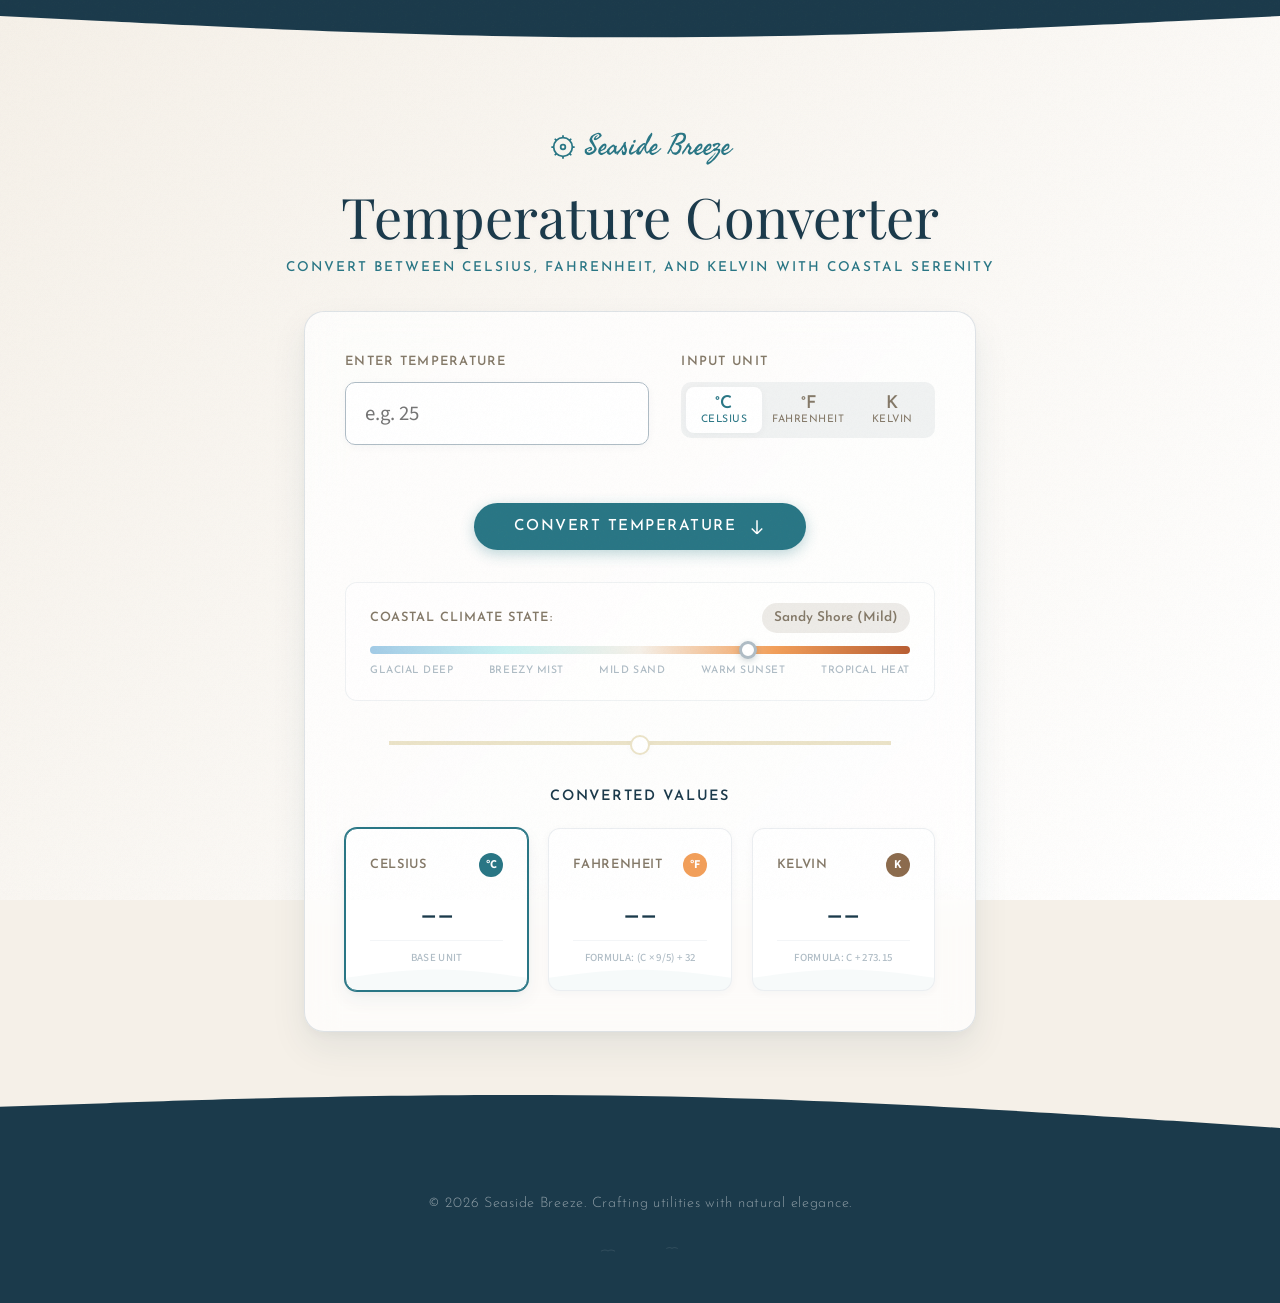
<file: web/Temperature Converter/index.html>
<!DOCTYPE html>
<html lang="en">
<head>
  <meta charset="UTF-8">
  <meta name="viewport" content="width=device-width, initial-scale=1.0">
  <title>Coastal Temperature Converter | Breeze & Heat</title>
  <meta name="description" content="An elegant, coastal-themed temperature converter with real-time validation, multi-unit outputs, and dynamic weather-state backgrounds.">
  
  <!-- Google Fonts -->
  <link rel="preconnect" href="https://fonts.googleapis.com">
  <link rel="preconnect" href="https://fonts.gstatic.com" crossorigin>
  <link href="https://fonts.googleapis.com/css2?family=Josefin+Sans:wght@300;400;500;600&family=Playfair+Display:ital,wght@0,400;0,500;0,600;1,400&family=Seaweed+Script&family=Source+Sans+3:wght@300;400;500;600&display=swap" rel="stylesheet">
  
  <!-- Stylesheet -->
  <link rel="stylesheet" href="style.css">
</head>
<body class="coastal-texture">
  <!-- Dynamic Background Overlay for Smooth Transitions -->
  <div class="dynamic-bg-overlay" id="bgOverlay"></div>

  <!-- Decorative Top Wave -->
  <div class="header-wave">
    <svg viewBox="0 0 1440 120" preserveAspectRatio="none">
      <path d="M0,32L120,42.7C240,53,480,75,720,74.7C960,75,1200,53,1320,42.7L1440,32L1440,0L1320,0C1200,0,960,0,720,0C480,0,240,0,120,0L0,0Z" fill="var(--coastal-navy)"></path>
    </svg>
  </div>

  <header class="coastal-header">
    <div class="logo-container">
      <!-- Ship Wheel / Compass SVG -->
      <svg class="nautical-icon" viewBox="0 0 24 24" fill="none" stroke="currentColor" stroke-width="1.5">
        <circle cx="12" cy="12" r="8"></circle>
        <circle cx="12" cy="12" r="2"></circle>
        <path d="M12 2v2M12 20v2M2 12h2M20 12h2M4.93 4.93l1.41 1.41M17.66 17.66l1.41 1.41M19.07 4.93l-1.41 1.41M6.34 17.66l-1.41 1.41"></path>
      </svg>
      <span class="coastal-script">Seaside Breeze</span>
    </div>
    <h1 class="coastal-display">Temperature Converter</h1>
    <p class="coastal-tagline">Convert between Celsius, Fahrenheit, and Kelvin with coastal serenity</p>
  </header>

  <main class="main-container">
    <!-- Main Converter Card -->
    <div class="coastal-card coastal-glass" id="converterCard">
      
      <!-- Input Section -->
      <div class="input-section">
        <div class="input-group">
          <label for="tempInput" class="input-label">Enter Temperature</label>
          <div class="input-wrapper">
            <input 
              type="text" 
              id="tempInput" 
              placeholder="e.g. 25" 
              autocomplete="off"
              aria-label="Temperature value"
            >
            <!-- Status Indicators (Validation) -->
            <div class="validation-indicator" id="validationIndicator">
              <!-- Success/Error icon will be injected here -->
            </div>
          </div>
          <div class="error-message" id="errorMessage" role="alert"></div>
        </div>

        <div class="unit-selector-group">
          <span class="input-label">Input Unit</span>
          <div class="unit-tabs" role="radiogroup" aria-label="Input temperature unit">
            <button class="unit-tab active" data-unit="C" role="radio" aria-checked="true">
              <span class="unit-symbol">°C</span>
              <span class="unit-name">Celsius</span>
            </button>
            <button class="unit-tab" data-unit="F" role="radio" aria-checked="false">
              <span class="unit-symbol">°F</span>
              <span class="unit-name">Fahrenheit</span>
            </button>
            <button class="unit-tab" data-unit="K" role="radio" aria-checked="false">
              <span class="unit-symbol">K</span>
              <span class="unit-name">Kelvin</span>
            </button>
          </div>
        </div>
      </div>

      <!-- Convert Button -->
      <div class="action-container">
        <button id="convertBtn" class="coastal-btn-primary">
          <span>Convert Temperature</span>
          <svg class="btn-icon" viewBox="0 0 24 24" fill="none" stroke="currentColor" stroke-width="2">
            <path d="M19 14l-7 7m0 0l-7-7m7 7V3"></path>
          </svg>
        </button>
      </div>

      <!-- Dynamic Visualizer Gauge (Thermo-meter/Seaside State) -->
      <div class="climate-gauge-container">
        <div class="gauge-header">
          <span class="gauge-label">Coastal Climate State:</span>
          <span class="climate-status-badge" id="climateBadge">Sandy Shore (Mild)</span>
        </div>
        <div class="gauge-track">
          <div class="gauge-fill" id="gaugeFill"></div>
          <div class="gauge-pointer" id="gaugePointer"></div>
        </div>
        <div class="gauge-labels">
          <span>Glacial Deep</span>
          <span>Breezy Mist</span>
          <span>Mild Sand</span>
          <span>Warm Sunset</span>
          <span>Tropical Heat</span>
        </div>
      </div>

      <!-- Divider -->
      <div class="coastal-rope-divider"></div>

      <!-- Output Section -->
      <div class="output-section">
        <h2 class="output-title">Converted Values</h2>
        
        <div class="output-grid">
          <!-- Celsius Output Card -->
          <div class="output-card" id="cardC">
            <div class="card-wave-bg"></div>
            <div class="output-header">
              <span class="output-label">Celsius</span>
              <span class="output-badge bg-celsius">°C</span>
            </div>
            <div class="output-value" id="valC">--</div>
            <div class="formula-box" id="formulaC">Base Unit</div>
          </div>

          <!-- Fahrenheit Output Card -->
          <div class="output-card" id="cardF">
            <div class="card-wave-bg"></div>
            <div class="output-header">
              <span class="output-label">Fahrenheit</span>
              <span class="output-badge bg-fahrenheit">°F</span>
            </div>
            <div class="output-value" id="valF">--</div>
            <div class="formula-box" id="formulaF">Formula: (C × 9/5) + 32</div>
          </div>

          <!-- Kelvin Output Card -->
          <div class="output-card" id="cardK">
            <div class="card-wave-bg"></div>
            <div class="output-header">
              <span class="output-label">Kelvin</span>
              <span class="output-badge bg-kelvin">K</span>
            </div>
            <div class="output-value" id="valK">--</div>
            <div class="formula-box" id="formulaK">Formula: C + 273.15</div>
          </div>
        </div>
      </div>

    </div>
  </main>

  <!-- Bottom Wave Divider -->
  <div class="footer-wave">
    <svg viewBox="0 0 1440 120" preserveAspectRatio="none">
      <path d="M0,64L120,58.7C240,53,480,43,720,48C960,53,1200,75,1320,85.3L1440,96L1440,120L1320,120C1200,120,960,120,720,120C480,120,240,120,120,120L0,120Z" fill="var(--coastal-navy)"></path>
    </svg>
  </div>

  <!-- Footer -->
  <footer class="coastal-footer">
    <div class="footer-content">
      <p class="footer-text">&copy; 2026 Seaside Breeze. Crafting utilities with natural elegance.</p>
      <div class="coastal-decor">
        <!-- Seagull SVGs -->
        <svg class="decor-seagull" viewBox="0 0 24 24" fill="none" stroke="currentColor" stroke-width="1">
          <path d="M2 18c4-2 7-2 10 0 3-2 6-2 10 0" stroke-linecap="round"></path>
        </svg>
        <svg class="decor-seagull delayed" viewBox="0 0 24 24" fill="none" stroke="currentColor" stroke-width="1">
          <path d="M4 14c3-1.5 5-1.5 8 0 3-1.5 5-1.5 8 0" stroke-linecap="round"></path>
        </svg>
      </div>
    </div>
  </footer>

  <!-- Javascript -->
  <script src="app.js"></script>
</body>
</html>
</file>
<file: web/Temperature Converter/style.css>
/* ==========================================================================
   Coastal Style Design Tokens & Variables
   ========================================================================== */
:root {
  /* Coastal Color Palette */
  --coastal-white: #ffffff;
  --coastal-linen: #f5f0e8;
  --coastal-sand: #e2d7b0;
  --coastal-mist: #d0e2f2;

  /* Blues & Aquas */
  --coastal-ocean: #297685;
  --coastal-sky: #bbd0db;
  --coastal-navy: #1b3a4b;
  --coastal-seafoam: #64b5c1;
  --coastal-aqua: #c9f1f2;

  /* Neutrals */
  --coastal-driftwood: #847968;
  --coastal-pebble: #afbcc5;
  --coastal-clay: #8c6b4d;

  /* Warm Accents */
  --coastal-coral: #f29f5a;
  --coastal-coral-dark: #e08a45;
  --coastal-seaglass: #a8d5ba;

  /* Functional Bindings */
  --bg-primary: var(--coastal-white);
  --bg-secondary: var(--coastal-linen);
  --text-primary: var(--coastal-navy);
  --text-secondary: var(--coastal-driftwood);
  --accent-color: var(--coastal-ocean);
  --border-color: rgba(175, 188, 197, 0.4);

  /* Temperature State Colors (For dynamic transitions) */
  --temp-color-glacial: #d0e2f2;
  --temp-color-cool: #c9f1f2;
  --temp-color-mild: #f5f0e8;
  --temp-color-warm: #f29f5a;
  --temp-color-hot: #8c6b4d;

  /* Fonts */
  --font-serif: 'Playfair Display', Georgia, serif;
  --font-sans: 'Source Sans 3', 'Nunito', sans-serif;
  --font-ui: 'Josefin Sans', sans-serif;
  --font-script: 'Seaweed Script', cursive;

  /* Shadow Systems */
  --shadow-sm: 0 2px 8px rgba(27, 58, 75, 0.04);
  --shadow-md: 0 8px 20px rgba(27, 58, 75, 0.06), 0 2px 6px rgba(27, 58, 75, 0.04);
  --shadow-lg: 0 16px 36px rgba(27, 58, 75, 0.08), 0 4px 12px rgba(27, 58, 75, 0.04);
  --shadow-inset: inset 0 2px 4px rgba(27, 58, 75, 0.06);
}

/* ==========================================================================
   Base & Layout
   ========================================================================== */
* {
  margin: 0;
  padding: 0;
  box-sizing: border-box;
}

body {
  font-family: var(--font-sans);
  color: var(--text-secondary);
  background-color: var(--coastal-linen);
  min-height: 100vh;
  display: flex;
  flex-direction: column;
  align-items: center;
  justify-content: space-between;
  position: relative;
  overflow-x: hidden;
  line-height: 1.6;
}

/* Texture Overlay */
.coastal-texture::before {
  content: '';
  position: fixed;
  inset: 0;
  background-image: url("data:image/svg+xml,%3Csvg width='80' height='80' xmlns='http://www.w3.org/2000/svg'%3E%3Cfilter id='n'%3E%3CfeTurbulence baseFrequency='0.55' numOctaves='3' stitchTiles='stitch'/%3E%3C/filter%3E%3Crect width='100%25' height='100%25' filter='url(%23n)' opacity='0.035'/%3E%3C/svg%3E");
  pointer-events: none;
  z-index: 10;
  opacity: 0.7;
}

/* Dynamic Background Overlay */
.dynamic-bg-overlay {
  position: fixed;
  inset: 0;
  z-index: -2;
  background: linear-gradient(135deg, var(--coastal-linen) 0%, var(--coastal-white) 100%);
  transition: background 1.2s cubic-bezier(0.25, 0.8, 0.25, 1);
}

/* ==========================================================================
   Typography
   ========================================================================== */
h1, h2, h3 {
  font-family: var(--font-serif);
  color: var(--text-primary);
  font-weight: 500;
}

.coastal-display {
  font-size: clamp(2.2rem, 5vw, 3.5rem);
  font-weight: 400;
  line-height: 1.2;
  margin-bottom: 0.5rem;
  text-shadow: 0 2px 4px rgba(27, 58, 75, 0.05);
}

.coastal-script {
  font-family: var(--font-script);
  font-size: 1.8rem;
  color: var(--coastal-ocean);
}

.coastal-tagline {
  font-family: var(--font-ui);
  text-transform: uppercase;
  font-size: 0.85rem;
  letter-spacing: 0.15em;
  color: var(--coastal-ocean);
  font-weight: 500;
}

/* ==========================================================================
   Header & Navigation
   ========================================================================== */
.coastal-header {
  text-align: center;
  padding: 4rem 1.5rem 2rem;
  z-index: 2;
  max-width: 800px;
  width: 100%;
}

.logo-container {
  display: flex;
  align-items: center;
  justify-content: center;
  gap: 0.5rem;
  margin-bottom: 0.75rem;
}

.nautical-icon {
  width: 28px;
  height: 28px;
  color: var(--coastal-ocean);
  animation: slow-spin 20s linear infinite;
}

@keyframes slow-spin {
  from { transform: rotate(0deg); }
  to { transform: rotate(360deg); }
}

/* ==========================================================================
   Main Container & Card
   ========================================================================== */
.main-container {
  width: 100%;
  max-width: 720px;
  padding: 0 1.5rem;
  z-index: 2;
  margin-bottom: 2rem;
}

.coastal-card {
  border-radius: 20px;
  padding: 2.5rem;
  box-shadow: var(--shadow-lg);
  border: 1px solid var(--border-color);
  transition: transform 0.3s ease, box-shadow 0.3s ease;
  position: relative;
  overflow: hidden;
}

.coastal-glass {
  background: rgba(255, 255, 255, 0.75);
  backdrop-filter: blur(16px);
  -webkit-backdrop-filter: blur(16px);
}

/* ==========================================================================
   Input Section
   ========================================================================== */
.input-section {
  display: grid;
  grid-template-columns: 1.2fr 1fr;
  gap: 2rem;
  margin-bottom: 2rem;
}

@media (max-width: 600px) {
  .input-section {
    grid-template-columns: 1fr;
    gap: 1.5rem;
  }
}

.input-group {
  display: flex;
  flex-direction: column;
  position: relative;
}

.input-label {
  font-family: var(--font-ui);
  text-transform: uppercase;
  font-size: 0.8rem;
  letter-spacing: 0.1em;
  font-weight: 600;
  color: var(--coastal-driftwood);
  margin-bottom: 0.6rem;
  display: block;
}

.input-wrapper {
  position: relative;
  display: flex;
  align-items: center;
}

#tempInput {
  width: 100%;
  padding: 1rem 2.8rem 1rem 1.2rem;
  font-size: 1.3rem;
  font-family: var(--font-sans);
  color: var(--coastal-navy);
  background-color: rgba(255, 255, 255, 0.9);
  border: 1.5px solid var(--coastal-pebble);
  border-radius: 10px;
  outline: none;
  box-shadow: var(--shadow-sm);
  transition: border-color 0.3s ease, box-shadow 0.3s ease;
}

#tempInput:focus {
  border-color: var(--coastal-ocean);
  box-shadow: 0 0 0 4px rgba(41, 118, 133, 0.15);
}

/* Input state highlights */
#tempInput.is-invalid {
  border-color: var(--coastal-coral);
  box-shadow: 0 0 0 4px rgba(242, 159, 90, 0.2);
}

#tempInput.is-valid {
  border-color: var(--coastal-seaglass);
}

.validation-indicator {
  position: absolute;
  right: 1rem;
  display: flex;
  align-items: center;
  justify-content: center;
  pointer-events: none;
}

.validation-indicator svg {
  width: 20px;
  height: 20px;
}

.error-message {
  font-size: 0.85rem;
  color: #c85a32; /* Slightly darker coral for text readability */
  margin-top: 0.4rem;
  min-height: 1.25rem;
  font-weight: 500;
}

/* Unit Selector Tabs */
.unit-selector-group {
  display: flex;
  flex-direction: column;
}

.unit-tabs {
  display: flex;
  background: rgba(27, 58, 75, 0.06);
  padding: 0.3rem;
  border-radius: 10px;
  gap: 0.25rem;
  height: 100%;
  max-height: 56px;
}

.unit-tab {
  flex: 1;
  border: none;
  background: transparent;
  padding: 0.6rem 0.4rem;
  border-radius: 8px;
  cursor: pointer;
  display: flex;
  flex-direction: column;
  align-items: center;
  justify-content: center;
  transition: all 0.25s ease;
  font-family: var(--font-ui);
  color: var(--coastal-driftwood);
}

.unit-tab .unit-symbol {
  font-size: 1.1rem;
  font-weight: 600;
}

.unit-tab .unit-name {
  font-size: 0.65rem;
  text-transform: uppercase;
  letter-spacing: 0.05em;
  margin-top: 0.1rem;
}

.unit-tab:hover {
  background: rgba(255, 255, 255, 0.5);
  color: var(--coastal-navy);
}

.unit-tab.active {
  background: var(--coastal-white);
  color: var(--coastal-ocean);
  box-shadow: var(--shadow-sm);
}

/* ==========================================================================
   Convert Button
   ========================================================================== */
.action-container {
  display: flex;
  justify-content: center;
  margin-bottom: 2rem;
}

.coastal-btn-primary {
  background: var(--coastal-ocean);
  color: var(--coastal-white);
  border: none;
  padding: 0.9rem 2.5rem;
  border-radius: 30px;
  font-family: var(--font-ui);
  font-size: 0.95rem;
  font-weight: 500;
  letter-spacing: 0.1em;
  text-transform: uppercase;
  cursor: pointer;
  display: flex;
  align-items: center;
  gap: 0.75rem;
  box-shadow: 0 4px 14px rgba(41, 118, 133, 0.3);
  transition: all 0.3s cubic-bezier(0.25, 0.8, 0.25, 1);
  position: relative;
  overflow: hidden;
}

.coastal-btn-primary::after {
  content: '';
  position: absolute;
  inset: 0;
  background: rgba(255, 255, 255, 0.15);
  opacity: 0;
  transition: opacity 0.3s ease;
}

.coastal-btn-primary:hover {
  background: var(--coastal-navy);
  transform: translateY(-2px);
  box-shadow: 0 6px 20px rgba(27, 58, 75, 0.35);
}

.coastal-btn-primary:hover::after {
  opacity: 1;
}

.coastal-btn-primary:active {
  transform: translateY(0);
}

.btn-icon {
  width: 18px;
  height: 18px;
  transition: transform 0.3s ease;
}

.coastal-btn-primary:hover .btn-icon {
  transform: translateY(2px);
}

/* ==========================================================================
   Climate Gauge (Visualizer)
   ========================================================================== */
.climate-gauge-container {
  background: rgba(255, 255, 255, 0.45);
  border-radius: 12px;
  padding: 1.25rem 1.5rem;
  margin-bottom: 2rem;
  border: 1px solid rgba(175, 188, 197, 0.2);
}

.gauge-header {
  display: flex;
  justify-content: space-between;
  align-items: center;
  margin-bottom: 0.8rem;
  font-family: var(--font-ui);
}

.gauge-label {
  font-size: 0.8rem;
  text-transform: uppercase;
  letter-spacing: 0.08em;
  font-weight: 600;
  color: var(--coastal-driftwood);
}

.climate-status-badge {
  font-size: 0.85rem;
  font-weight: 600;
  padding: 0.25rem 0.75rem;
  border-radius: 20px;
  color: var(--coastal-navy);
  background: var(--coastal-sky);
  transition: all 0.5s ease;
}

.gauge-track {
  height: 8px;
  background: linear-gradient(to right, 
    #a2cbe6 0%,   /* Glacial */
    #c9f1f2 25%,  /* Cool */
    #f5f0e8 50%,  /* Mild */
    #f29f5a 75%,  /* Warm */
    #b85e33 100%  /* Hot */
  );
  border-radius: 4px;
  position: relative;
  margin-bottom: 0.6rem;
}

.gauge-fill {
  height: 100%;
  width: 50%;
  border-radius: 4px;
  background: rgba(255, 255, 255, 0.35);
  display: none; /* We will use the pointer instead for simplicity, or color overlays */
}

.gauge-pointer {
  width: 18px;
  height: 18px;
  background: var(--coastal-white);
  border: 3.5px solid var(--coastal-ocean);
  border-radius: 50%;
  position: absolute;
  top: 50%;
  left: 50%; /* JS will control this from 0% to 100% */
  transform: translate(-50%, -50%);
  box-shadow: 0 2px 6px rgba(27, 58, 75, 0.2);
  transition: left 0.8s cubic-bezier(0.25, 0.8, 0.25, 1), border-color 0.8s ease;
}

.gauge-labels {
  display: flex;
  justify-content: space-between;
  font-size: 0.65rem;
  font-family: var(--font-ui);
  text-transform: uppercase;
  letter-spacing: 0.05em;
  color: var(--coastal-pebble);
  font-weight: 500;
}

/* ==========================================================================
   Rope Divider
   ========================================================================== */
.coastal-rope-divider {
  height: 0;
  border: none;
  border-top: 3px solid var(--coastal-sand);
  border-bottom: 1px solid var(--coastal-sand);
  margin: 2.5rem auto;
  width: 85%;
  position: relative;
  opacity: 0.7;
}

.coastal-rope-divider::before {
  content: '';
  position: absolute;
  top: -9px;
  left: 50%;
  transform: translateX(-50%);
  width: 16px;
  height: 16px;
  border: 2px solid var(--coastal-sand);
  border-radius: 50%;
  background: var(--coastal-white);
  box-shadow: var(--shadow-sm);
}

/* ==========================================================================
   Output Section
   ========================================================================== */
.output-title {
  font-family: var(--font-ui);
  font-size: 0.9rem;
  text-transform: uppercase;
  letter-spacing: 0.12em;
  font-weight: 600;
  color: var(--coastal-navy);
  margin-bottom: 1.25rem;
  text-align: center;
}

.output-grid {
  display: grid;
  grid-template-columns: repeat(3, 1fr);
  gap: 1.25rem;
}

@media (max-width: 650px) {
  .output-grid {
    grid-template-columns: 1fr;
    gap: 1rem;
  }
}

.output-card {
  background: var(--coastal-white);
  border-radius: 12px;
  padding: 1.5rem;
  border: 1px solid rgba(175, 188, 197, 0.25);
  box-shadow: var(--shadow-sm);
  text-align: center;
  position: relative;
  overflow: hidden;
  transition: all 0.4s cubic-bezier(0.25, 0.8, 0.25, 1);
}

.output-card:hover {
  transform: translateY(-3px);
  box-shadow: var(--shadow-md);
  border-color: var(--coastal-pebble);
}

.output-card.highlight {
  border-color: var(--coastal-ocean);
  box-shadow: 0 0 0 1px var(--coastal-ocean), var(--shadow-md);
}

/* Card Wave Background Detail */
.card-wave-bg {
  position: absolute;
  bottom: 0;
  left: 0;
  width: 100%;
  height: 30px;
  background-image: url("data:image/svg+xml,%3Csvg xmlns='http://www.w3.org/2000/svg' viewBox='0 0 1440 320'%3E%3Cpath fill='%23297685' fill-opacity='0.04' d='M0,224L120,208C240,192,480,160,720,160C960,160,1200,192,1320,208L1440,224L1440,320L1320,320C1200,320,960,320,720,320C480,320,240,320,120,320L0,320Z'%3E%3C/path%3E%3C/svg%3E");
  background-size: cover;
  background-position: bottom;
  pointer-events: none;
}

.output-header {
  display: flex;
  justify-content: space-between;
  align-items: center;
  margin-bottom: 1rem;
}

.output-label {
  font-family: var(--font-ui);
  font-size: 0.8rem;
  text-transform: uppercase;
  letter-spacing: 0.05em;
  font-weight: 600;
  color: var(--coastal-driftwood);
}

.output-badge {
  font-size: 0.75rem;
  font-weight: 700;
  width: 24px;
  height: 24px;
  border-radius: 50%;
  display: flex;
  align-items: center;
  justify-content: center;
  color: var(--coastal-white);
}

.bg-celsius {
  background: var(--coastal-ocean);
}

.bg-fahrenheit {
  background: var(--coastal-coral);
}

.bg-kelvin {
  background: var(--coastal-clay);
}

.output-value {
  font-size: 2.2rem;
  font-family: var(--font-serif);
  font-weight: 500;
  color: var(--coastal-navy);
  margin-bottom: 0.5rem;
  word-break: break-all;
  line-height: 1.1;
  transition: color 0.3s ease;
}

.formula-box {
  font-size: 0.68rem;
  color: var(--coastal-pebble);
  text-transform: uppercase;
  letter-spacing: 0.03em;
  border-top: 1px solid rgba(175, 188, 197, 0.15);
  padding-top: 0.5rem;
  margin-top: 0.5rem;
  font-weight: 500;
}

/* ==========================================================================
   Wave Dividers & Footer
   ========================================================================== */
.header-wave, .footer-wave {
  width: 100%;
  line-height: 0;
}

.header-wave svg {
  width: 100%;
  height: 60px;
}

.footer-wave svg {
  width: 100%;
  height: 80px;
}

.coastal-footer {
  background-color: var(--coastal-navy);
  color: rgba(255, 255, 255, 0.5);
  width: 100%;
  padding: 3rem 1.5rem;
  text-align: center;
  font-size: 0.9rem;
  position: relative;
}

.footer-content {
  max-width: 800px;
  margin: 0 auto;
  display: flex;
  flex-direction: column;
  align-items: center;
  gap: 1.5rem;
}

.footer-text {
  font-family: var(--font-ui);
  font-weight: 300;
  letter-spacing: 0.05em;
}

.coastal-decor {
  display: flex;
  gap: 2rem;
  justify-content: center;
}

.decor-seagull {
  width: 32px;
  height: 16px;
  color: rgba(255, 255, 255, 0.15);
  animation: seagull-float 6s ease-in-out infinite;
}

.decor-seagull.delayed {
  animation-delay: 3s;
}

@keyframes seagull-float {
  0%, 100% { transform: translateY(0) rotate(0deg); }
  50% { transform: translateY(-8px) rotate(3deg); }
}
</file>
